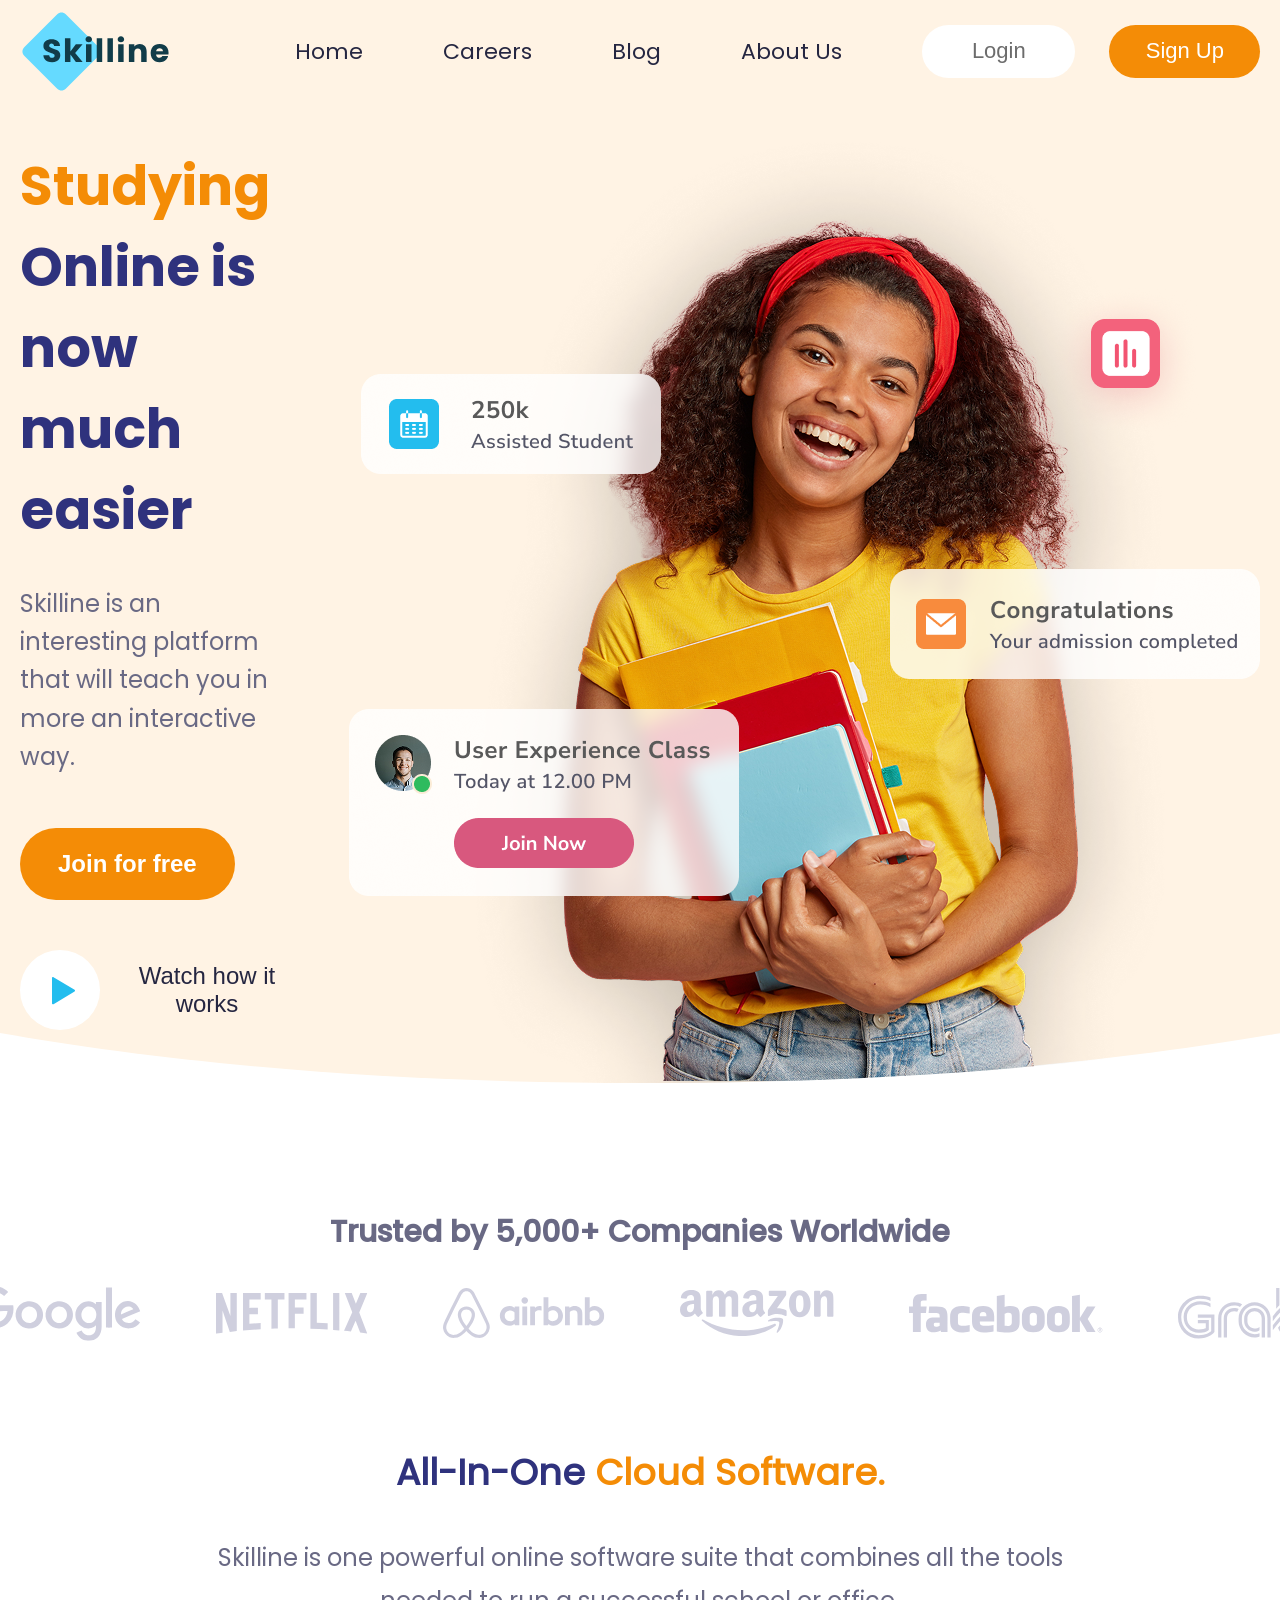
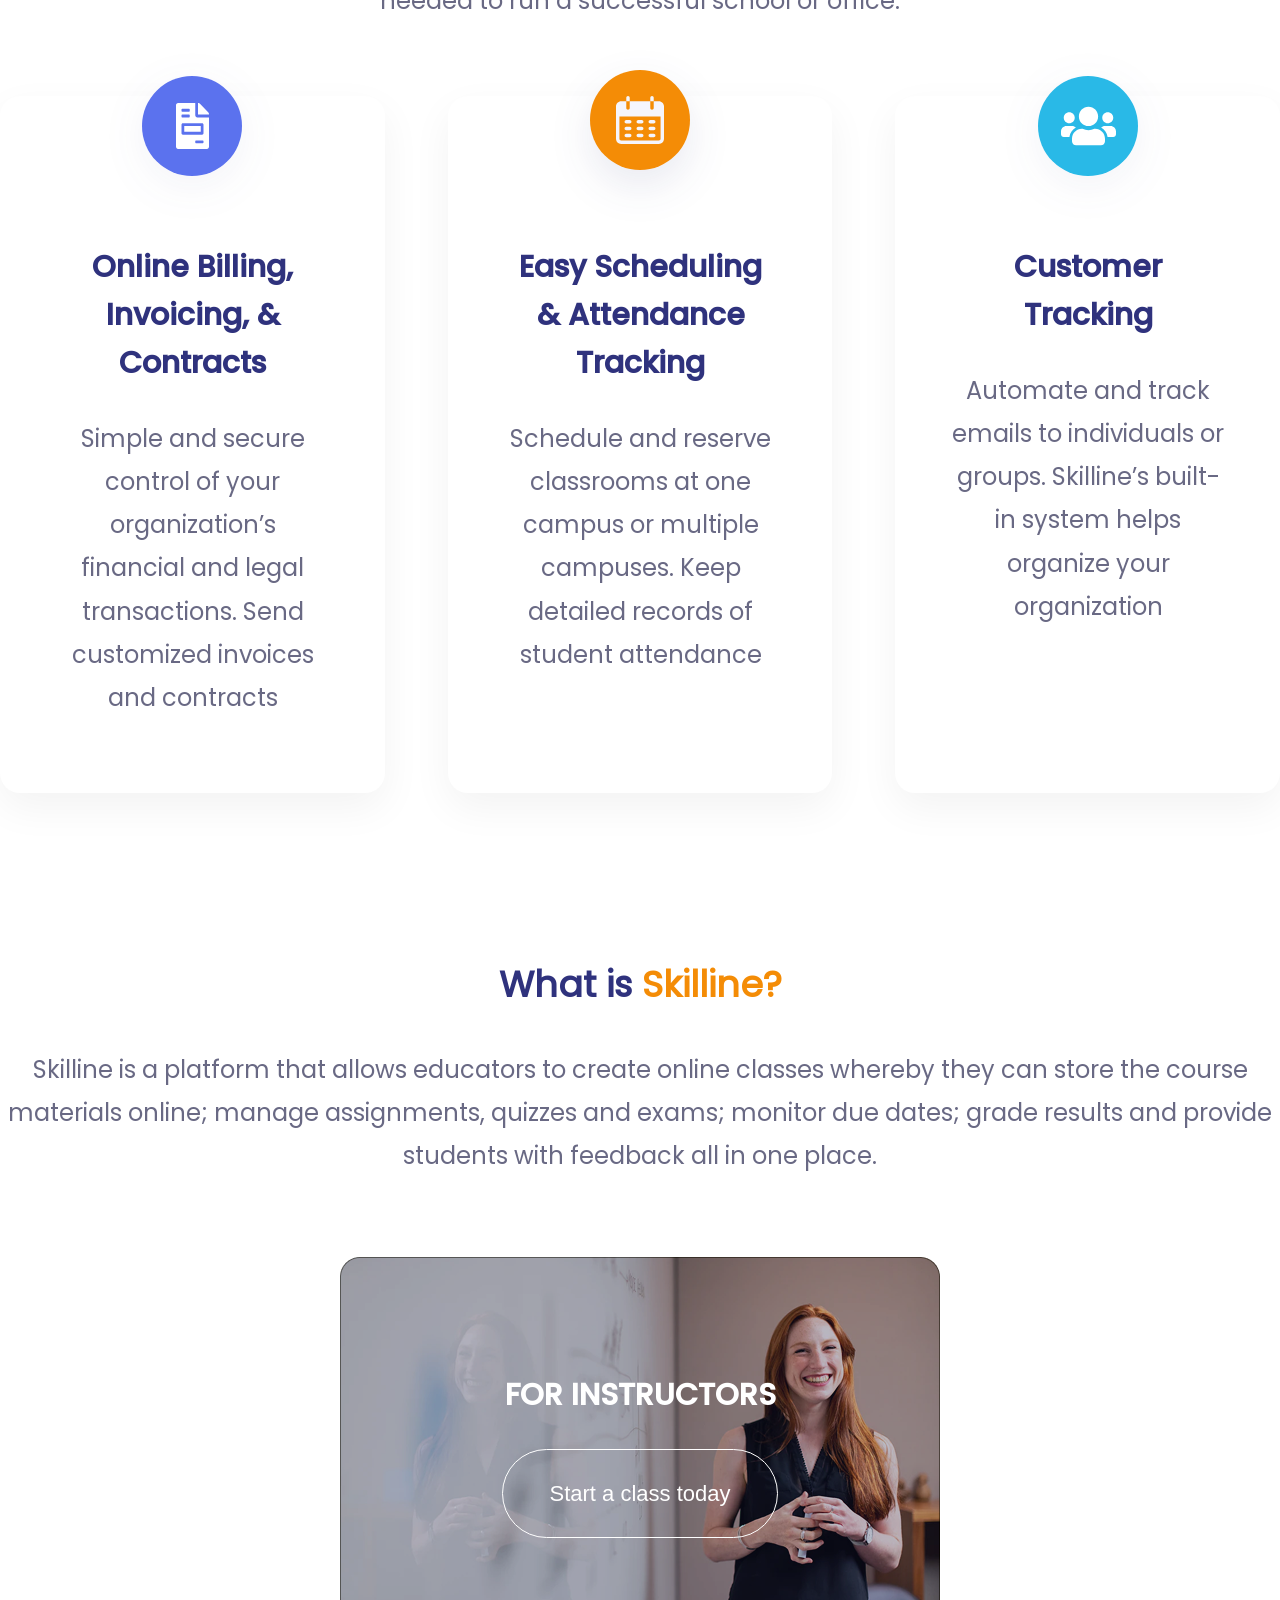
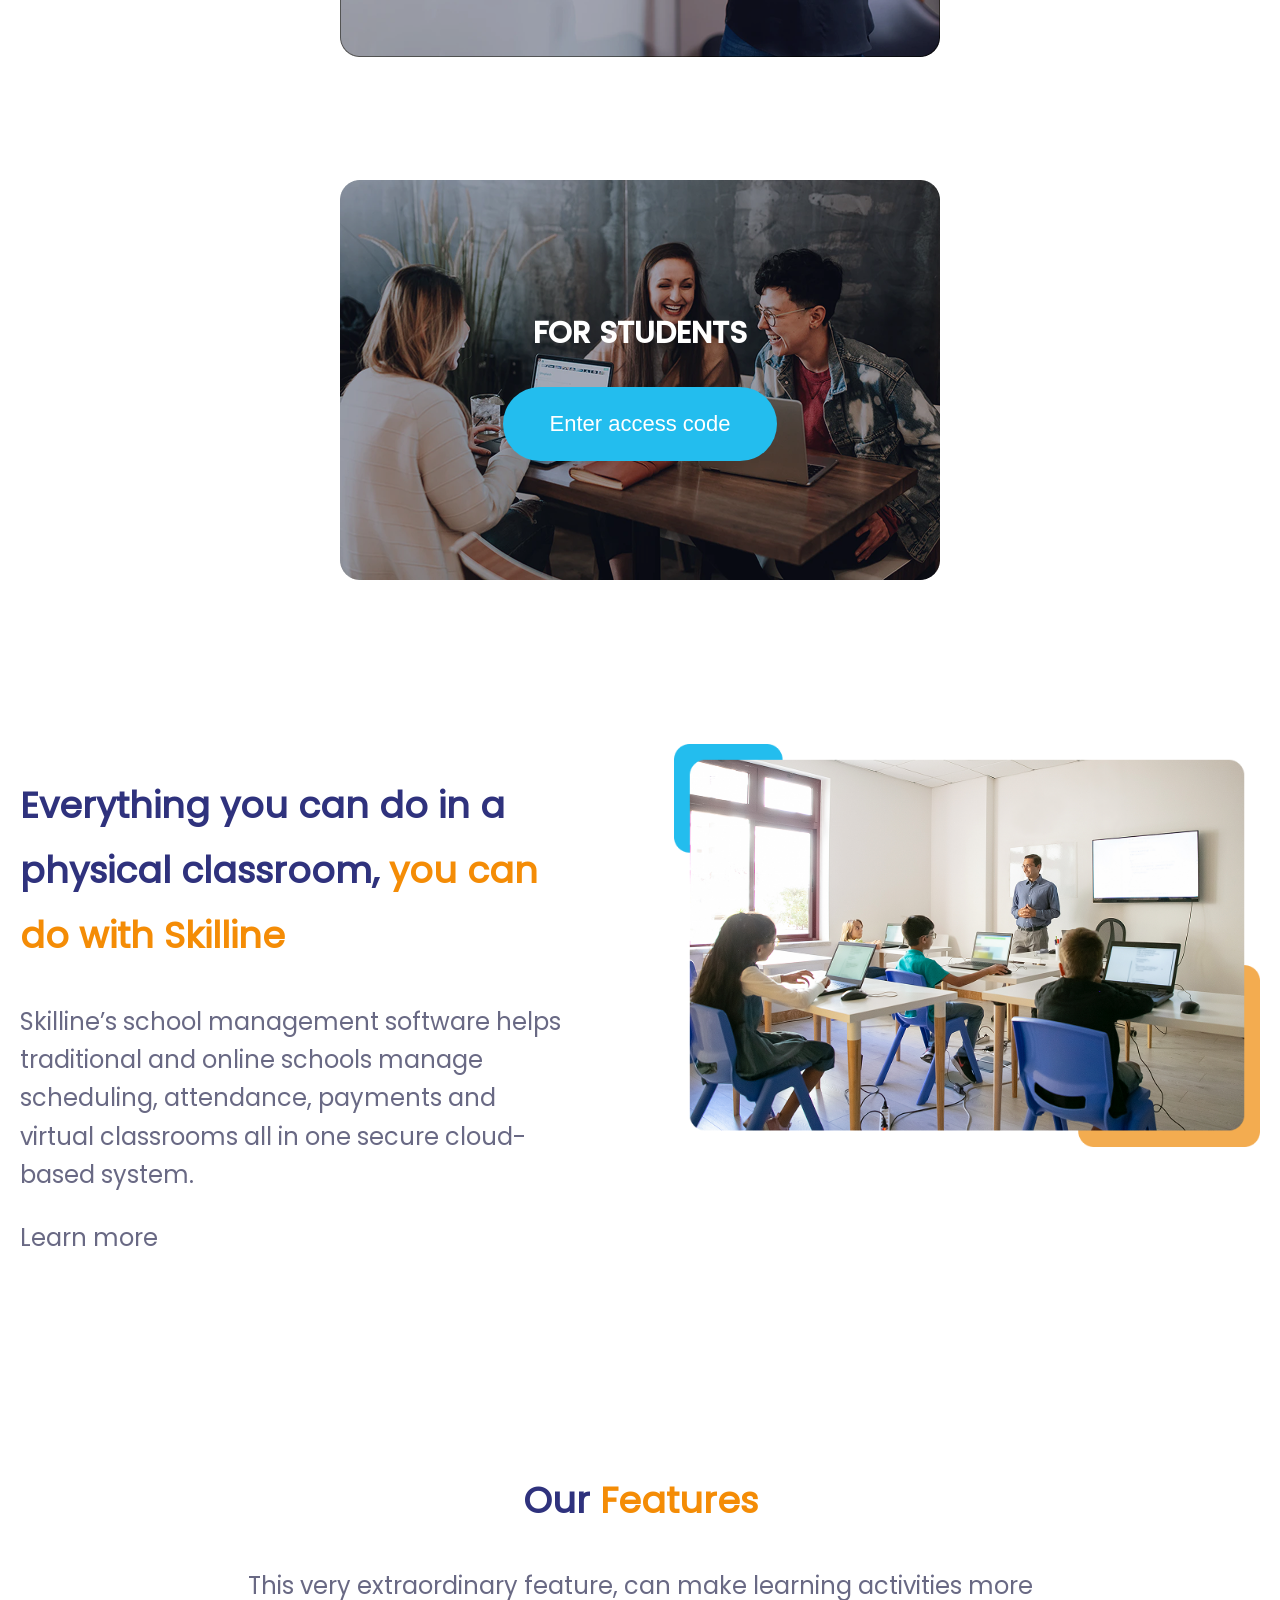
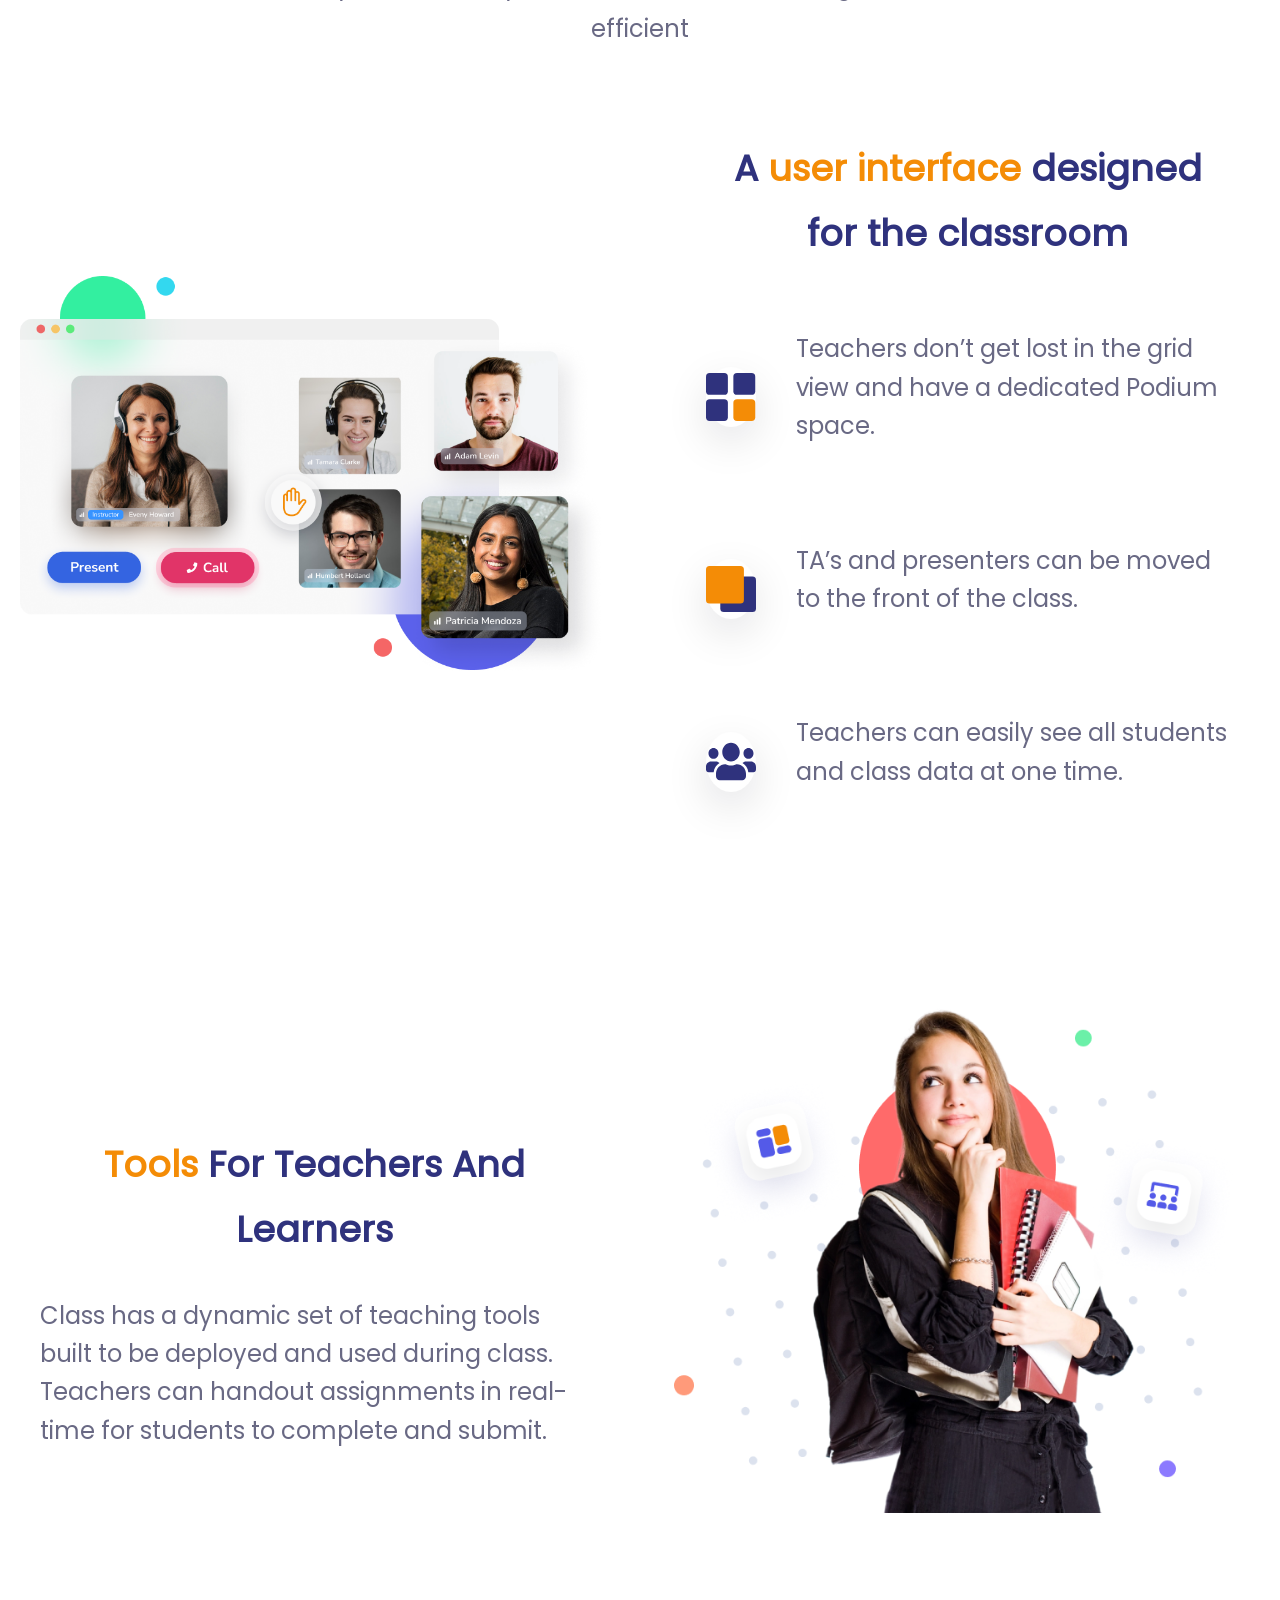
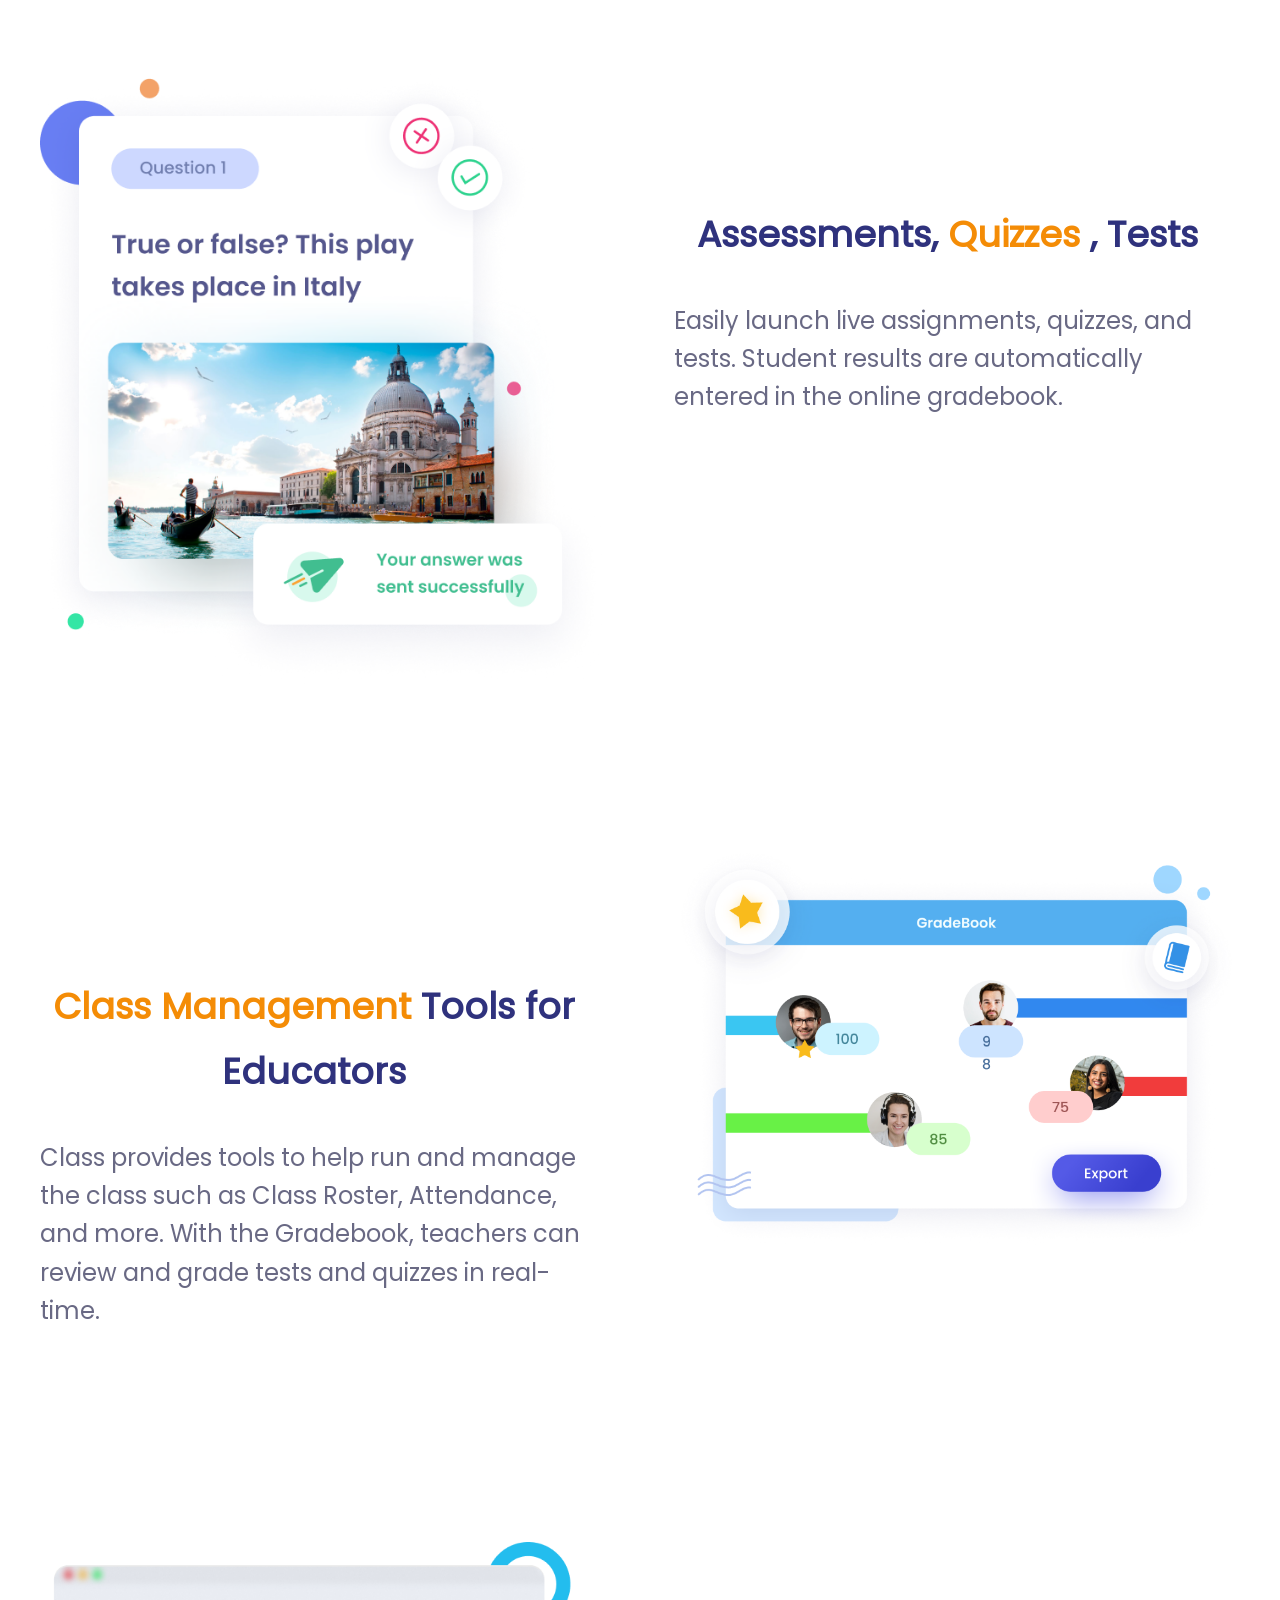
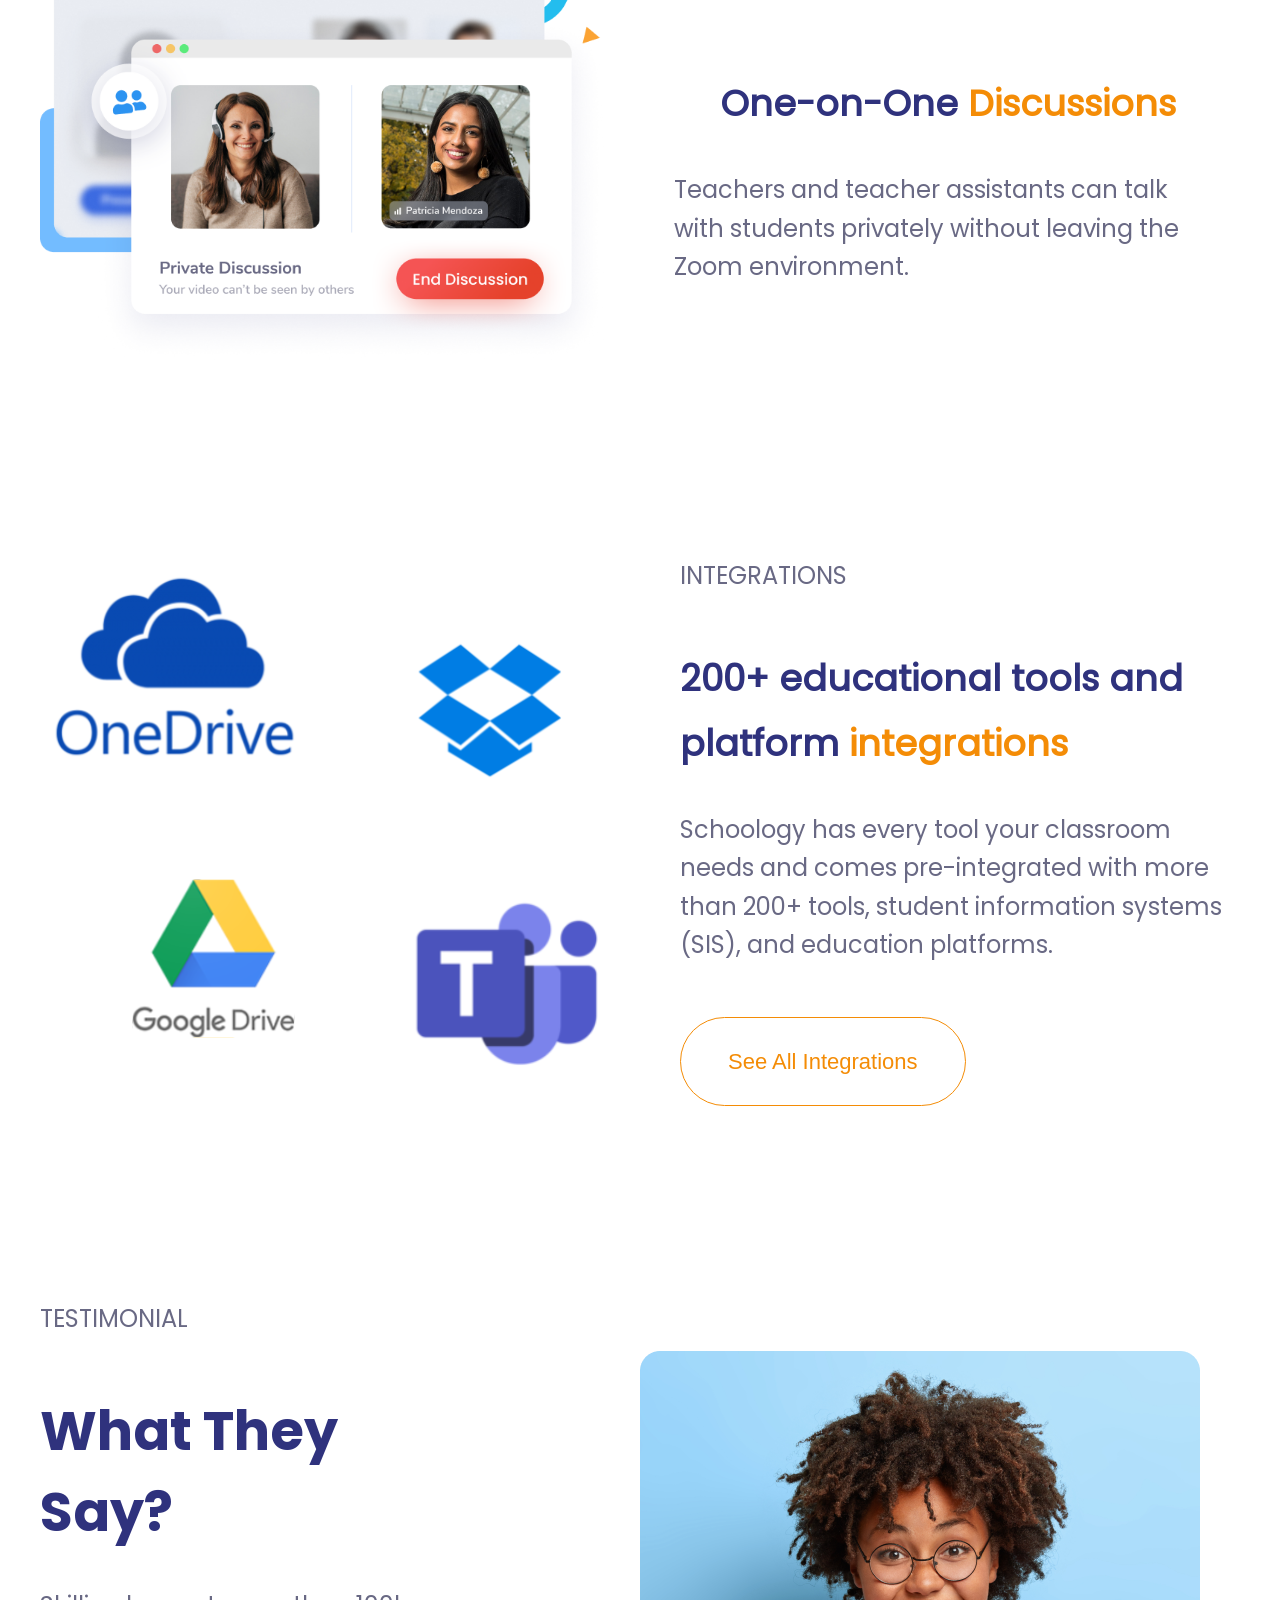
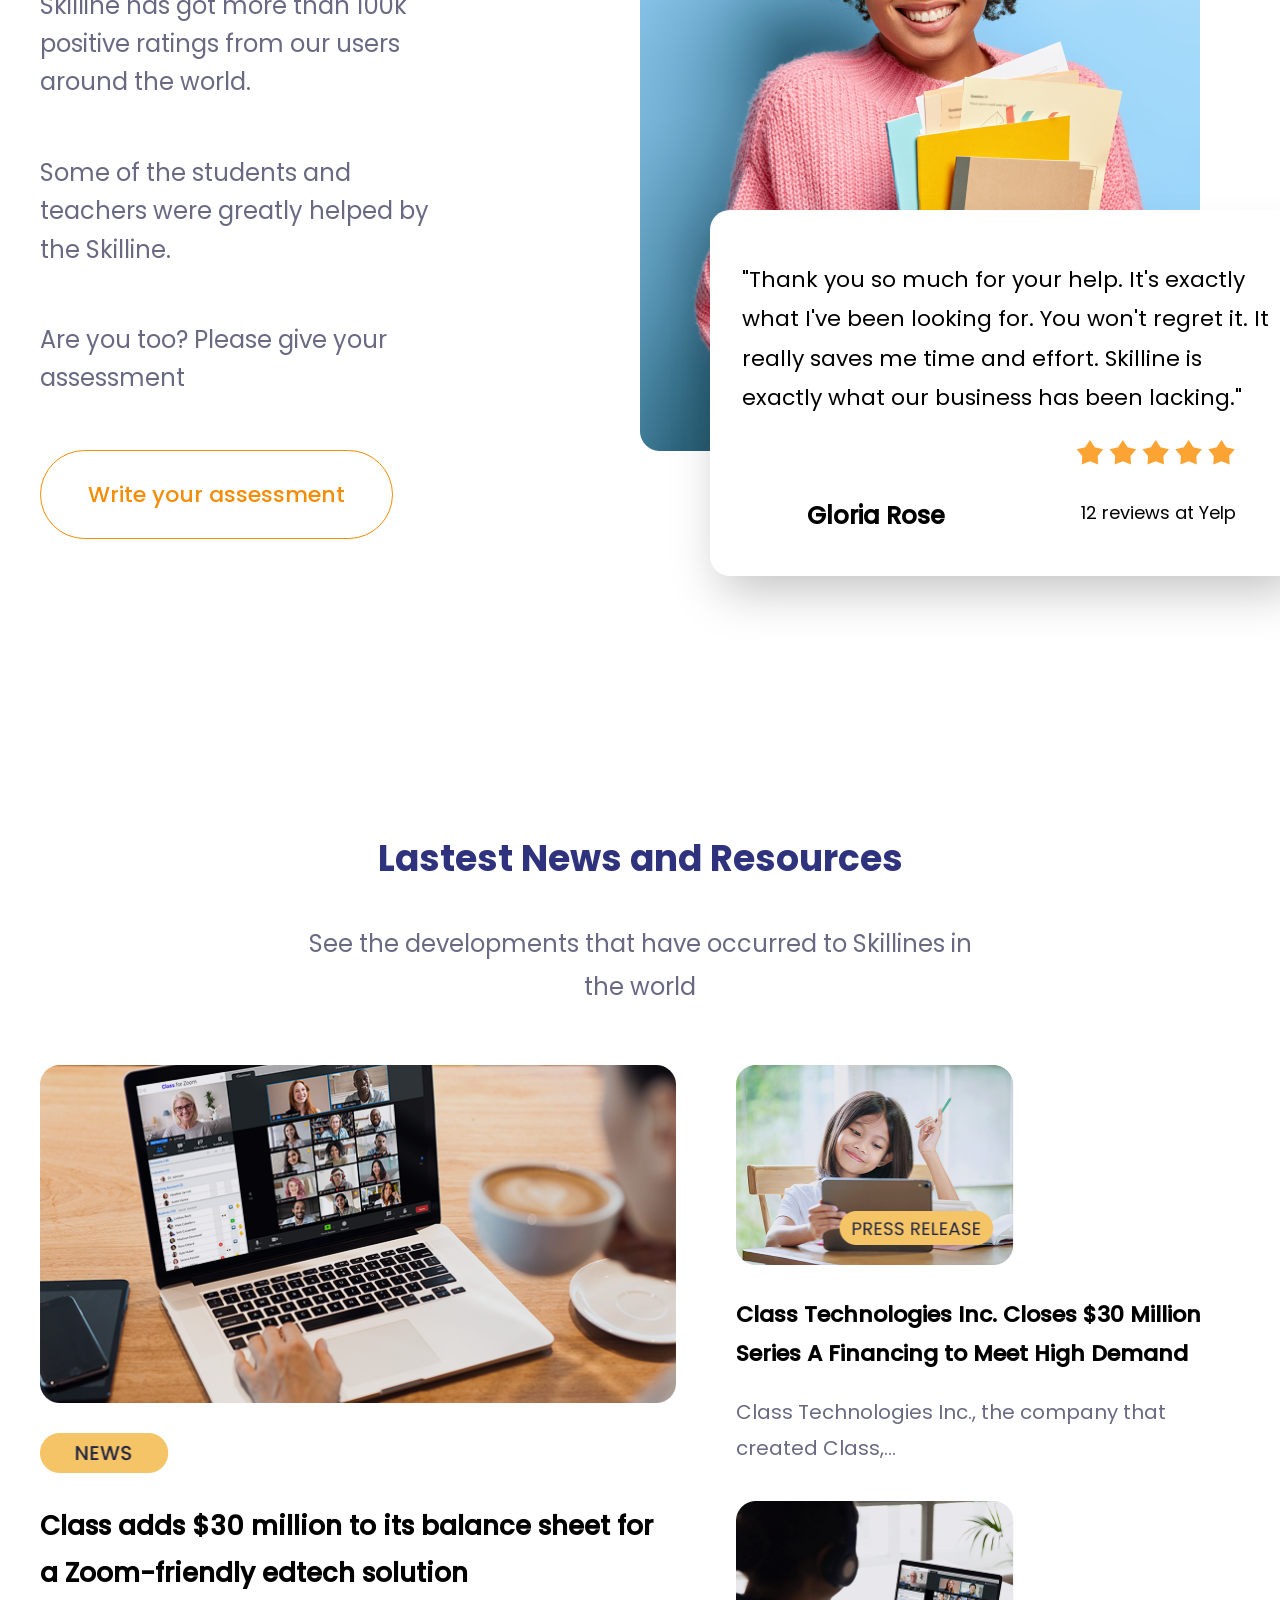
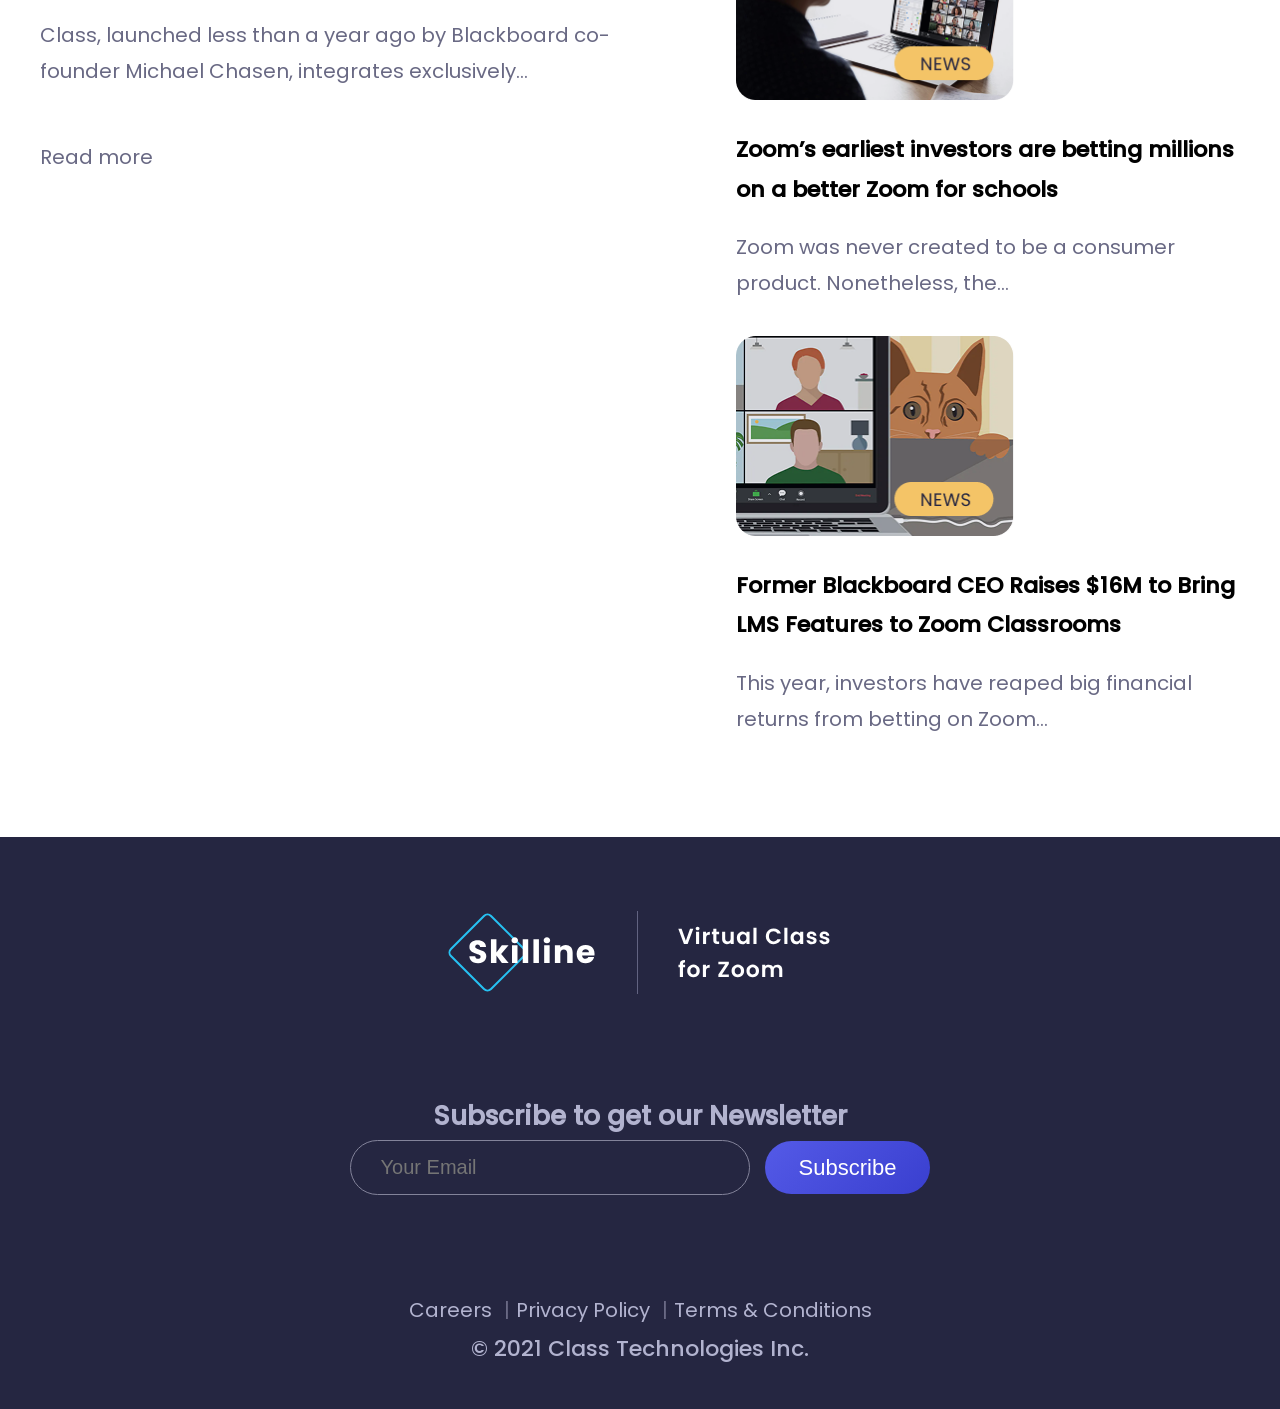
<file: index.html>
<!DOCTYPE html>
<html lang="en">
<head>
    <meta charset="UTF-8">
    <meta name="viewport" content="width=device-width, initial-scale=1.0">
    <title>Skilline</title>
    <link rel = "stylesheet" href = "styles/styles.css">
    <link rel = "stylesheet" href = "styles/fonts.css">
</head>

<body>
    <header  class="header_container">
        <div class="nav_container">
            <img src="images/skillineLOGO.svg" alt="Логотип" width="150" height="83">
            <nav class="menu-link">

                <ul class = "nav_list">
                    <li><a href = "#"> Home </a></li>
                    <li><a href = "#"> Careers </a></li>
                    <li><a href = "#"> Blog </a></li>
                    <li><a href = "#"> About Us </a></li>
                </ul>
            </nav>
            <div class="header_buttons">
                <button class = "button_white">Login</button>
                <button class = "button_orange">Sign Up</button>
            </div>
            <button class="burger_menu" id="burgerBtn">
                    <span></span>
                    <span></span>
                    <span></span>
                </button>
        </div>
        <div class="banner_container">
            <div class="banner_text_container">
                <h2 class = "main-text">
                    <span class="main-text_o">Studying </span>
                    <span class = "main-text_b">Online is 
                        now much easier </span>
                </h2>
                <p class = "hiro-text">Skilline is an 
                    interesting platform that will teach 
                    you in more an interactive way.</p>
                <div class="banner__buttons">
                    <button class = "button_orangeJoin"> Join for free</button>
                    <button class="button_play">
                        <img src="images/play-button.svg" alt="просмотр">
                        Watch how it works
                    </button>
                </div>
            </div>
            <img class="banner__image" src="images/header-pic.png" 
            alt="девочка с папками" >
        </div>
    </header>

    <main>
        <section class="sponsors_container">
            <div>
                <h2 class="hiro-text30px main-text_g">Trusted by 5,000+ Companies Worldwide</h2>
                <div class="sponsors_imgcontainer">
                    <img  src="images/google.svg" alt="google">
                    <img src="images/netflix.svg" alt="netflix">
                    <img src="images/airbnb.svg" alt="airbnb">
                    <img src="images/amazon.svg" alt="amazon">
                    <img src="images/facebook.svg" alt="facebook">
                    <img src="images/grab-logo.svg" alt="grab-logo">
                </div>
            </div>
        </section>

        <section class="facilities_container">
            <div class="facilities_text">
                <h2 class="tittle-text">
                    <span class = "main-text_b">All-In-One</span>
                    <span class="main-text_o">Cloud Software.</span>
                </h2>
                <p class="text-center">Skilline is one powerful online software
                     suite that combines all the tools needed to run a 
                     successful school or office.</p>
            </div>
            <div class="facilities_row">
                <div class="facilities_cards">
                    <img src="images/dok_blcircle.svg" alt="dok_blcircle" width="180" height="180">
                    <h2 class="main-text_b hiro-text30px">Online Billing, Invoicing, & Contracts</h2>
                    <p class="text-center">Simple and secure control of your 
                        organization’s financial and legal transactions. 
                        Send customized invoices and contracts</p>
                
                </div>
                <div class="facilities_cards">
                        <img src="images/cal_orange.svg" alt="call_people" width="180" height="180">
                        <h2 class="main-text_b hiro-text30px">Easy Scheduling & Attendance Tracking</h2>
                        <p class="text-center">Schedule and reserve classrooms 
                            at one campus or multiple campuses. Keep detailed records of student 
                            attendance</p>
                    
                </div> 
                <div class="facilities_cards">
                    <img src="images/people_blue.svg" alt="people_blue" width="180" height="180">
                    <h2 class="main-text_b hiro-text30px">Customer Tracking</h2>
                    <p class="text-center">Automate and track emails to individuals or 
                        groups. Skilline’s built-in system helps organize 
                        your organization </p>
                </div>
                    
            </div>
        </section>

        <section class="skilline_container">
            <div class="skilline_text">
                <h2 class="tittle-text">
                    <span class="main-text_b">What is </span>
                    <span class=" main-text_o">Skilline?</span>
                </h2>
                <p class="text-center">Skilline is a platform that allows educators to create online classes whereby they can store the course materials online; manage assignments, quizzes and exams; monitor due dates; grade results and provide students with feedback all in one place.</p>
            </div>
            <div class="skilline-cards">
                <div class="skilline-card">            
                    <img src="images/for_instructors.png" alt="for_instructors">
                    <div class="card-content">
                        <h2 class="hiro-text30px main-text_white">FOR INSTRUCTORS</h2>
                        <button class="button_ramka">Start a class today</button>
                    </div>
                </div>
                <div class="skilline-card">
                    <img src="images/for_students.png" alt="for_students">
                    <div class="card-content">
                        <h2 class="hiro-text30px main-text_white">FOR STUDENTS</h2>
                        <button class="button_blue">Enter access code</button>
                    </div>
                </div>
            </div>
        </section>
        <section class="classroom-conteiner">
            <div class="classroom-text1">
                <h2 class="tittle-text_left">
                    <span class="main-text_b">Everything you can do in a physical classroom, </span>
                    <span class="main-text_o">you can do with Skilline</span>
                </h2>
                <div class="hiro-text">
                    <p >Skilline’s school management software helps traditional and online schools manage scheduling, attendance, payments and virtual classrooms all in one secure cloud-based system.</p>
                    <a class="news_tag" href="#">Learn more</a>
                </div>
            </div>
            <img class="classroom-img" src="images/You_Can_Do_With_Skilline.png" alt="You can">
        </section>

        <section>
            <div class="features_text">
                <h2 class="tittle-text">
                    <span class="main-text_b">Our </span>
                    <span class="main-text_o">Features</span>
                </h2>
                <p class="text-center">This very extraordinary feature, can make learning activities more efficient</p>
            </div>
            <div class="features_card">
                <img class="classroom-img" src="images/call_people.png" alt="call_people">
                <div class="features_side_right">
                    <h2 class="tittle-text">
                        <span class="main-text_b">A </span>
                        <span class="main-text_o">user interface </span>
                        <span class="main-text_b">designed for the classroom</span>
                    </h2>
                    <div class="features_list">
                        <div class="features_list_items">
                            <div class="features_icon">
                                <img src="images/square.svg" alt="square" class="features_card_img">
                            </div>
                             <p class="hiro-text">Teachers don’t get lost in the grid view and have a dedicated Podium space.</p>
                        </div>
                        <div class="features_list_items">
                            <div class="features_icon">
                                <img src="images/2square.svg" alt="square" class="features_card_img">
                            </div>
                            <p class="hiro-text">TA’s and presenters can be moved to the front of the class.</p>
                        </div>
                        <div class="features_list_items">
                            <div class="features_icon">
                                <img src="images/users.svg" alt="users" class="features_card_img">
                            </div>
                            <p class="hiro-text" >Teachers can easily see all students and class data at one time.</p>
                        </div>
                    </div>
                </div>
            </div>
        </section>

        <section class="classroom-section">
            <div class="classroom-conteiner">
                <div class="classroom-text">
                    <h2 class="tittle-text" >
                        <span class="main-text_o">Tools </span>
                        <span class="main-text_b">For Teachers And Learners</span>
                    </h2>
                    <p class="hiro-text">Class has a dynamic set of teaching tools built to be deployed and used during class. Teachers can handout assignments in real-time for students to complete and submit.</p>
                </div>
                <img class="classroom-img" src="images/girl_wh_book.png" alt="girl_wh_book">
            </div>
        </section>

        <section class = "classroom-section">
            <div class="classroom-conteiner">
                <img class="classroom-img" src="images/qwizz.png" alt="qwizz">
                <div class="classroom-text">
                    <h1 class="tittle-text">
                        <span class="main-text_b">Assessments, </span>
                        <span class="main-text_o">Quizzes</span>
                        <span class="main-text_b">, Tests</span></h1>
                    <h2 class="hiro-text " >Easily launch live assignments, quizzes, and tests. Student results are automatically entered in the online gradebook.</h2>
                </div>
            </div>

        </section>

        <section class = "classroom-section">
            <div class="classroom-conteiner">
            <div class="classroom-text">
                <h2 class="tittle-text">
                    <span class="main-text_o">Class Management </span>
                    <span class="main-text_b">Tools for Educators</span>
                </h2>
                <h2 class="hiro-text" >Class provides tools to help run and manage the class such as Class Roster, Attendance, and more. With the Gradebook, teachers can review and grade tests and quizzes in real-time.</h2>
            </div>
            <img class="classroom-img" src="images/raiting.png" alt="raiting">
        </section>

        <section class = "classroom-section">
            <div class="classroom-conteiner">
                <img class="classroom-img" src="images/1-on-1.png" alt="1-on-1">
                <div class="classroom-text">
                    <h2 class="tittle-text">
                        <span class="main-text_b">One-on-One </span>
                        <span class="main-text_o">Discussions</span>
                    </h2 >
                    <h2 class="hiro-text " st>Teachers and teacher assistants can talk with students privately without leaving the Zoom environment.</h2>
                </div>
            </div>
        </section>


        <section class="integrations-conteiner">
            <img class="integrations-img" src="images/oneDrive_box_gDrive_T.svg" alt="OneDrive_googledrive">
            <div class="integrations-text">
                <h2 class="hiro-text">INTEGRATIONS</h2>
                <h2 class="tittle-text_left">
                    <span class="main-text_b">200+ educational tools and platform </span>
                    <span class="main-text_o">integrations</span>
                </h2>
                <p class="hiro-text">Schoology has every tool your classroom needs and comes pre-integrated with more than 200+ tools, student information systems (SIS), and education platforms.</p>
                <button class="button_ramka_o">See All Integrations</button>
            </div>  
        </section>

        <section class="testimonial_container">
            <div class="testimonial_article">
                    <h2 class="hiro-text">TESTIMONIAL</h2>
                    <h3 class="main-text main-text_b">What They Say?</h3>
                    <p class="hiro-text">Skilline has got more than 100k positive ratings from our users around the world.</p>
                    <p class="hiro-text">Some of the students and teachers were greatly helped by the Skilline.</p>
                    <p class="hiro-text">Are you too? Please give your assessment</p>
                    <button class="button_ramka_o tittle_text22px">Write your assessment</button>
                </div>
                <div class="testimonial_card">
                    <img src="images/what_they_say.png" alt="Gloria Rose">
                    
                    <div class="quote_block">
                        <p class="review_text">"Thank you so much for your help. It's exactly what I've been looking for. You won't regret it. It really saves me time and effort. Skilline is exactly what our business has been lacking."</p>
                        <div class="wer">
                            <h4 class="review_name_text">Gloria Rose</h4>
                            <div class="review_autor_text">
                                <img src="images/5stars.svg" alt="stars">
                                <p class="review_comment_text">12 reviews at Yelp</p>
                            </div>
                        </div>
                    </div>
                </div>
            </div>
        </section>

        <section class="news_section">
            <div class="news_tittle">
                <h2 class="tittle_text_36px main-text_b">Lastest News and Resources</h2>
                <p class="text-center">See the developments that have occurred to Skillines in the world</p>
            </div>
            <div class="news_container">
                <div class="news_main">
                    <img class="news_img1" src="images/news.png" alt="news">
                    <img src="images/yellownews.png" alt="news" width="129" height="40">
                    <div>
                        <h3 class="tittle_text26px">Class adds $30 million to its balance sheet for a Zoom-friendly edtech solution</h3>
                        <p class="main_text20px">Class, launched less than a year ago by Blackboard co-founder Michael Chasen, integrates exclusively...</p>
                    </div>
                    <a class="news_tag main_text20px" href = "#">Read more</a>
                </div>
                <div class="news_sidebar">
                    <div class="news_card">
                        <img class="news_img2" src="images/ipadkid.png" alt="ipadkid">
                        <div class="news_card_text">
                            <h4 class="tittle_text22px">Class Technologies Inc. Closes $30 Million Series A Financing to Meet High Demand</h4>
                            <p class="main_text20px">Class Technologies Inc., the company that created Class,...</p>
                        </div>
                    </div>
                    <div class="news_card">
                        <img class="news_img2" src="images/notebookmen.png" alt="notebookmen">
                        <div class="news_card_text">
                            <h4 class="tittle_text22px">Zoom’s earliest investors are betting millions on a better Zoom for schools</h4>
                            <p class="main_text20px">Zoom was never created to be a consumer product. Nonetheless, the...</p>
                        </div>
                    </div>
                    <div class="news_card">
                        <img class="news_img2" src="images/cat.png" alt="cat">
                        <div class="news_card_text">
                            <h4 class="tittle_text22px">Former Blackboard CEO Raises $16M to Bring LMS Features to Zoom Classrooms</h4>
                            <p class="main_text20px">This year, investors have reaped big financial returns from betting on Zoom...</p>
                        </div>
                    </div>
                </div>
                
                
            </div>
        </section>
    </main>

<footer class="footer">
    <div class="footer-container">
        <div>
            <img src="images/skiline_logo.svg" alt="skiline_logo">
        </div>
        <form action="#" class="form_email">
            <h3 class="tittle_text26px main-text_w">Subscribe to get our Newsletter</h3>
            <div class="form-row">
                <input type="email" name="email" placeholder="Your Email" class="email_input" required>
                <button class="button-subscribe">Subscribe</button>
            </div>
        </form>

        <div>
            <div class="footer-link">
                <div class="tittle_text22px">
                    <a href="#">Careers</a>
                    <a href="#">Privacy Policy</a>
                    <a href="#">Terms & Conditions</a>
                </div>
            </div>
            <span class="tittle_text22px main-text_w">© 2021 Class Technologies Inc. </span>
        </div> 
    </div>

        
</footer>
<div class="modal modal-login">
    <div class="modal-content">
        <span class="close-btn">&times;</span>
        <h2 class="modal-title">Login to an existing account</h2>
        <form>
            <input type="email" class="modal-input" placeholder="Email" required>
            <input type="password" class="modal-input" placeholder="Password" required>
            <button type="submit" class="modal-submit-btn">Login</button>
        </form>
    </div>
</div>

<div class="modal modal-registr">
    <div class="modal-content">
        <span class="close-btn">&times;</span>
        <h2 class="modal-title">Sign Up</h2>
        <form>
            <input type="text" class="modal-input" placeholder="First Name" required>
            <input type="text" class="modal-input" placeholder="Last Name" required>
            <input type="email" class="modal-input" placeholder="Email" required>
            <input type="password" class="modal-input" placeholder="Password" required>
            <button type="submit" class="modal-submit-btn">Create an account</button>
        </form>
    </div>
</div>
<script src="scripts/script.js"></script>

</body>
</html>
</file>
<file: styles/styles.css>
*{
    box-sizing: border-box;
}

body {
    margin: 0;
}

ul{
    list-style-type: none;
}


.header_container {
    display: flex;
    flex-direction: column;
    width: 100%;
    max-height: 1118px;
    height: auto;
    background-image: url("../images/banner-mask.svg");
    background-repeat: no-repeat;
    background-size: cover, cover;
    background-position: center bottom, right bottom;
    margin: 0;
    padding: 0 20px;
}

.nav_container{
    margin: 10px auto 0;
    display: flex;
    justify-content: space-between;
    max-width: 1547px;
    width: 100%;
    align-items: center;
}

.nav_list{
    list-style: none;
    display: flex;
    gap: 80px;
    padding: 0;
}

.nav_list a{
    text-decoration: none;
    color: #252641;
}

.nav_list a:hover{
    text-decoration: underline;
    color: #2F327D;
}

.header_buttons {
    display: flex;
    gap: 34px;
}

.menu-link{
    display: flex;
    justify-content: space-between;
    font-family: "Poppins", Arial, sans-serif;
    font-size: 22px;
    line-height: 33px;
    color: #252641;
    margin-left: auto;
    margin-right: 80px;
}

.button_white{
    background-color: #FFFFFF;

    padding: 13px 49px 14px 50px;
    border: 0;
    border-radius: 80px;

    font-size: 22px;
    font-weight: 500;
    color: #6C6C6C;
    cursor: pointer;
}
.button_white:hover {
    filter: brightness(0.85); 
}

.button_orange{
    background-color: #F48C06;

    padding: 13px 36px 14px 37px;
    border: 0;
    border-radius: 80px;

    font-size: 22px;
    font-weight: 500;
    color: #FFFFFF;
    cursor: pointer;
}
.button_orange:hover {
    filter: brightness(0.85); 
}

.banner_container{
    max-width: 1547px;
    width: 100%;
    max-height: 1118px;
    margin: 0 auto;

    /*background-color: #FFF2E1;*/
    mask-image:url("../images/banner-mask.svg");
    mask-position: center bottom;
    mask-repeat: no-repeat; 
    display: flex;
    align-items: center;
    justify-content: space-between;
    gap: 60px;
}

.banner__image{
    max-width: 911px;
    width: 100%;
    max-height: 892px;
    max-height: 100%;

    flex-shrink: 0;
    object-fit: cover;
}

.banner_text_container {
    align-items: center;
}

.main-text{
    margin: 0;
    font-family: "Poppins_Bold", Arial, sans-serif;
    font-size: 54px;
    line-height: 81px;
}

.main-text_o{
    color: #F48C06;
}

.main-text_b{
    color: #2F327D;
}

.main-text_darkb{
    color: #252641;
}

.main-text_w{
    color:#B2B3CF;
}
.main-text_g{
    color: #696984;
}
.main-text_white{
    color: #FFFFFF;
}

.hiro-text{
    font-family: "Poppins", Arial, sans-serif;
    font-size: 24px;
    line-height: 160%;
    color: #696984;
    font-weight: 400;
    text-align: left;
    margin-top: 34px;
    margin-bottom: 52px;
    
}
.banner__buttons {
    display: flex;
    gap: 50px;
    align-items: center;
    margin-top: 20px;
    flex-wrap: wrap;
}

.button_orangeJoin{
    background-color: #F48C06;

    padding: 22px 38px;
    border: 0;
    border-radius: 80px;

    font-size: 24px;
    font-weight: 600;
    color: #FFFFFF;
}    
.button_orangeJoin:hover {
    filter: brightness(0.85);
    
}
.button_play{
    background: none;
    cursor: pointer;

    border: 0;
    padding: 0;
    display: inline-flex;
    align-items: center;

    font-size: 24px;
    font-weight: 400;
    color: #252641;
    gap: 25px;
}
.button_play:hover {
    filter: brightness(0.85); 
    text-decoration: underline;
    color: #2F327D;
}
.button_play img{
    max-width: 80px;

    max-height: 80px;
    display: block;
}

.sponsors_container{
    margin: 100px auto;
    width: 100%;
    max-width: 1547px;
    display: flex;
    align-items: center;
    justify-content: center;
    padding: 0 20px;
    
}
.hiro-text30px{
    font-family: "Poppins_Medium", Arial, sans-serif;
    font-size: 30px;
    line-height: 160%;
    text-align: center;
    margin-bottom: 30px;
}
.sponsors_imgcontainer{
    display: flex;
    gap: 75px;
    align-items: center;
    justify-content: center;
    max-height: 145px;
    width: 100%;
}

.facilities_container{
    margin: 0 auto 160px auto;
    max-width: 1547px;
    width: 100%;
    min-height: 761px;
    height: 100%;
    text-align: center ;
    
}
.facilities_text{
    max-width: 880px;
    width: 100%;
    margin: 0 auto;
}
.text-center{
    font-family: "Poppins", Arial, sans-serif;
    font-size: 24px;
    line-height: 180%;
    color: #696984;
    font-weight: 400;
    text-align: center;
}
.tittle-text{
    font-family: "Poppins", Arial, sans-serif;
    font-size: 36px;
    line-height: 180%;
    font-weight: 700;
    text-align: center;
}
.facilities_cards {
    flex: 1;
    text-align: center;
    background-color: #FFFFFF;
    border-radius: 20px;
    padding: 122px 55px 50px 56px; 
    box-shadow: 0 15px 40px rgba(0, 4, 4, 0.05);
    position: relative;
    margin-top: 50px; 
}

.facilities_cards img {
    position: absolute;
    top: -50px;    
    left: 50%;
    transform: translateX(-50%);
}
.facilities_row{
    width: 100%;
    display: flex;
    justify-content: center;
    gap: 63px;
    border-radius: 20px;
}

.button_ramka{
    background: transparent;

    padding: 24px 47px;
    border: 1px solid #FFFFFF;
    border-radius: 80px;
    line-height: 180%;

    font-size: 22px;
    font-weight: 500;
    color: #FFFFFF;
    cursor: pointer;
}
.button_ramka:hover{
    transform: scale(1.1);
}

.button_ramka_o{
    background: transparent;

    padding: 24px 47px;
    border: 1px solid #F48C06;
    border-radius: 80px;
    line-height: 180%;

    font-size: 22px;
    font-weight: 500;
    color: #F48C06;
    cursor: pointer;
}
.button_ramka_o:hover{
    transform: scale(1.1);
}
.button_blue{
    background-color: #23BDEE;

    padding: 24px 47px;
    border: 0;
    border-radius: 80px;

    font-size: 22px;
    font-weight: 500;
    color: #FFFFFF;
    cursor: pointer;
}
.button_blue:hover{
    transform: scale(1.1);
}
.skilline_container{
    margin: 0 auto 160px auto;
    max-width: 1547px;
    width: 100%;
    min-height: 708px;
    text-align: center ;
    
}
.skilline_text{
    max-width: 1310px;
    width: 100%;
    margin: 0 auto;
}
.skilline-cards{
    display: flex;
    justify-content: center;
    flex-wrap: wrap;
    margin-top: 80px;
    gap: 119px;
    position: relative;
}
.skilline-card{
    position: relative;
}
.card-content{
    position: absolute;
    text-align: center;
    bottom: 0;
    left: 0;
    right: 0;
    padding:  132px 154px 123px;
    z-index: 2;
}
.classroom-section {
    margin: 160px auto 0;
    max-width: 1547px;
    width: 100%;
    padding: 0 20px;
    box-sizing: border-box;
}
.classroom-conteiner{
    display: grid; 
    grid-template-columns: 1fr 1fr;
    gap: 67px;
    margin: 160px auto;
    max-width: 1547px;
    width: 100%;
    box-sizing: border-box;
    padding: 0 20px          ;
    
}
.classroom-img{
    max-width: 705px;
    width: 100%;
    height: auto;
    justify-self: end;
}
.classroom-text{
    max-width: 548px;
    width: 100%;
    justify-self: start;
    padding-top: 100px;
    text-align: left;
}
.classroom-text1{
    max-width: 548px;
    width: 100%;
    justify-self: start;
    padding-bottom: 0;
    text-align: left;
}
.tittle-text_left{
    font-family: "Poppins", Arial, sans-serif;
    font-size: 36px;
    line-height: 180%;
    text-align: left;
}
.features_container{
    margin: 0 auto 160px auto;
    max-width: 1547px;
    width: 100%;
    padding: 0 20px;
    box-sizing: border-box;
}
.features_text{
    max-width: 857px;
    width: 100%;
    margin: 0 auto 57px;
}
.features_card{
    max-width: 1547px;
    width: 100%;
    display: grid;
    grid-template-columns: 1fr 1fr;
    gap: 70px;
    margin: 0 auto;
    padding: 0 20px;
    align-items: center;
}
.features_card_img {
    width: 100%;
    height: auto;
    max-width: 700px;
    justify-content: center;
}
.features_side_left{
    width: 100%;
    height: auto;
}
.features_side_right{
    max-width: 523px;
    width: 100%;
    justify-self: center;
}
.features_list{
    list-style: none;
    padding: 0;
    margin: 0;
    display: flex;
    flex-direction: column;
    gap: 10px;
    width: 100%;
}
.features_list_items{
    display: flex;
    align-items: center;
    gap: 40px;
    max-width: 525px;
    width: 100%;
    margin: 0 auto;
}
.features_icon{
    min-width: 60px;
    min-height: 60px;
    min-width: 50px;
    background-color: #ffffff;
    border-radius: 50%;
    display: flex;
    align-items: center;
    justify-content: center;
    box-shadow: 0px 15px 44px 0px rgba(13, 15, 28, 0.12);
}


.integrations-conteiner{
    display: grid; 
    grid-template-columns: 1fr 1fr;
    gap: 80px;
    margin: 160px auto;
    max-width: 1547px;
    width: 100%;
    padding: 0 40px;

    align-items: center;
    min-height: 459px;
    box-sizing: border-box;
}
.integrations-text{
    max-width: 730px;
    width: 100%;
    margin: 0;
}
.integrations-img{
    width: 100%;
    max-width: 530px; 
    justify-self: center;

    width: 100%;
    height: auto;
    max-width: 700px;
    justify-content: center;
}

.testimonial_container{
    margin: 160px auto;
    display: grid;
    grid-template-columns: 1fr 1.5fr;
    max-width: 1547px;
    width: 100%;
    padding: 0 40px;
    align-items: center;
    box-sizing: border-box;
    gap: 200px;

    align-items: center;
}
.testimonial_article{
    width: 100%;
    max-width: 610px;
}
.testimonial_card{
    max-width: 762px;
    width: 100%;
    position: relative;
}
.quote_block {
    position: absolute;
    bottom: -121px;
    left: 70px;
    right: -192px;
    background: #FFFFFF;
    border-radius: 20px;
    padding: 28px 32px;
    box-shadow: 0 25px 50px -12px rgba(0, 0, 0, 0.25);
    max-width: 693px;
    width: 100%;
}
.review_text{
    font-family: "Poppins", Arial, sans-serif;
    font-size: 22px;
    line-height: 180%;
    text-align: left;
}
.review_name_text{
    font-family: "Poppins_Medium", Arial, sans-serif;
    font-size: 24px;
    line-height: 180%;
    text-align: left;
    margin: 43px auto 0 auto;
}
.review_comment_text{
    font-family: "Poppins", Arial, sans-serif;
    font-size: 18px;
    line-height: 180%;
    text-align: right;
}
.review_autor_text{
    display: flex;
    flex-direction: column;
    justify-content: space-between; 
    margin: 0 42px auto auto;
    gap: 12px;
    max-width: 160px;
    width: 100%;
}
.wer{
    display: flex;
    justify-content: space-between;
    align-items: center;
    margin-top: 20px;
}

.news_section{
    margin: 288px auto 100px;  
    max-width: 1547px;
    width: 100%;
    padding: 0 40px;
    box-sizing: border-box;
}
.news_tittle{
    text-align: center;
    max-width: 700px;
    width: 100%;
    margin: 0 auto 57px auto;
}
.news_container {
    display: flex;
    gap: 60px;
    max-width: 1546px;
    width: 100%;
    margin: 0 auto;
    text-align: left;
    align-items: flex-start;
}
.news_main {
    display: flex;
    justify-content: left;
    flex-direction: column;
    max-width: 636px;
    width: 100%;
    gap: 30px; 

}
.news_sidebar {
    flex: 1;
    display: flex;
    flex-direction: column;
    gap: 35px;
    margin: 0 auto;
}
.news_img1{
    max-width: 636px;
    width: 100%;
    height: auto;
    max-height: 340px;
    flex-shrink: 0;
    object-fit: cover;
}
.news_img2{
    max-width: 278px;
    width: 100%;
    max-height: 200px;
    height: auto;
    flex-shrink: 0;
    object-fit: cover;
}
.news_card {
    display: flex;
    gap: 30px;
    width: 100%;
    flex-wrap: wrap;
    
}
.news_card_text{
    max-width: 911px;
    width: 100%;
}
.news_tag {
    display: inline-block;
    color: #696984;
    text-decoration: none;
    margin-top: auto;
}
.news_tag:hover{
    list-style: none;
    text-decoration: underline;
    color: #F48C06;
}
.tittle_text_36px{
    font-family: "Poppins_Bold", Arial, sans-serif;
    font-size: 36px;
    line-height: 180%;
    text-align: center;

}
.tittle_text26px{
    font-family: "Poppins_Medium", Arial, sans-serif;
    font-size: 26px;
    line-height: 180%;
    margin: 0 auto;
}
.tittle_text22px{
    font-family: "Poppins_Medium", Arial, sans-serif;
    font-size: 22px;
    line-height: 180%;
    text-align: left;
    margin: 0 auto;
}
.main_text20px{
    font-family: "Poppins", Arial, sans-serif;
    font-size: 20px;
    line-height: 180%;
    color: #696984;
    text-align: left;
    margin-top: 20px;
    margin-bottom: 0;

}
  
.button-subscribe{
    background-image: linear-gradient(135deg, #545AE7, #393FCF) ;
    padding: 14px 34px 13px 34px;
    border: 0;
    border-radius: 60px;
    font-size: 22px;
    font-weight: 500;
    color: #FFFFFF;
    cursor: pointer;
}
.button-subscribe:hover {
    filter: brightness(0.85); 
}
.email_input{
    background: transparent;

    padding: auto;
    border: 1px solid #83839A;
    max-width: 400px;
    width: 100%;
    padding: 15px 30px;


    border-radius: 80px;

    font-size: 20px;
    font-weight: 400;
    color: #83839A;
    cursor: pointer;
    justify-content: left;
}
.footer{
    background-color: #252641;
    width: 100%;
    padding-top: 74px;
    padding-bottom: 40px;
    background-size: cover, cover;
   
}
.footer-container{
    align-items: center;
    text-align: center;
    gap: 95px;
    flex-direction: column;
    max-width: 1400px;
    margin: 0 auto;
    display: flex;
}
.form-row{
    display: flex;
    gap: 15px;
    align-items: center;
    flex-wrap: wrap;
    justify-content: center;
}
.footer-link{
    display: flex;
    gap: 12px;
    align-items: center;
    flex-wrap: wrap;
    justify-content: center;
}
.footer-link a{
    color: #B2B3CF;
    font-size: 20px;
    line-height: 180%;
    font-weight: 400;
    text-decoration: none;
    font-family: "Poppins", Arial, sans-serif;
}
.footer-link a:not(:last-child)::after {
    content: "|";
    margin-left: 12px;
    color: #696984;
}

.form_email{
    text-align: center;
    max-width: 600px;
    width: 100%;
    margin: 0 auto;
}

html {
    font-size: 16px;
}

.modal {
    display: none;
    position: fixed;
    z-index: 1000;
    left: 0;
    top: 0;
    width: 100%;
    height: 100%;
    background-color: rgba(0, 0, 0, 0.5);
    animation: fadeIn 0.3s ease;
}
@keyframes fadeIn {
    from { opacity: 0; }
    to { opacity: 1; }
}
.modal-content {
    background-color: #FFFFFF;
    margin: 10% auto;
    padding: 40px 30px 35px 30px;
    width: 90%;
    max-width: 450px;
    border-radius: 30px;
    position: relative;
    box-shadow: 0 10px 40px rgba(0, 0, 0, 0.2);
    animation: slideIn 0.3s ease;
}
@keyframes slideIn {
    from {
        transform: translateY(-50px);
        opacity: 0;
    }
    to {
        transform: translateY(0);
        opacity: 1;
    }
}
.close-btn {
    position: absolute;
    top: 20px;
    right: 25px;
    font-size: 32px;
    font-weight: bold;
    color: #6C6C6C;
    cursor: pointer;
    transition: color 0.2s;
}
.close-btn:hover {
    color: #F48C06;
}
.modal-title {
    font-family: "Poppins_Bold", Arial, sans-serif;
    font-size: 34px;
    text-align: center;
    margin-bottom: 30px;
    color: #252641;
}
.modal-input {
    width: 100%;
    padding: 14px 18px;
    margin-bottom: 18px;
    border: 1px solid #E0E0E0;
    border-radius: 50px;
    font-size: 16px;
    box-sizing: border-box;
    transition: border-color 0.2s;
}
.modal-input:focus {
    outline: none;
    border-color: #F48C06;
    box-shadow: 0 0 0 3px rgba(244, 140, 6, 0.1);
}
.modal-submit-btn {
    width: 100%;
    background-color: #F48C06;
    padding: 14px;
    border: none;
    border-radius: 50px;
    font-size: 18px;
    font-weight: 600;
    color: #FFFFFF;
    cursor: pointer;
    margin-top: 10px;
    transition: filter 0.2s;
}
.modal-submit-btn:hover {
    filter: brightness(0.9);
}



.burger_menu {
    display: none;
    flex-direction: column;
    justify-content: space-between;
    width: 30px;
    height: 21px;
    background: transparent;
    border: none;
    cursor: pointer;
    padding: 0;
    z-index: 101;
}
.burger_menu span {
    width: 100%;
    height: 3px;
    background-color: #252641;
    border-radius: 3px;
    transition: all 0.3s ease-in-out;
}
.burger_menu {
    display: none;
}


@media (max-width: 1024px) {

    html, body {
        max-width: 100%;
        overflow-x: hidden; 
    }

    img {
        max-width: 100%;
        height: auto;
    }

    .burger_menu {
        display: flex;
        flex-direction: column;
        justify-content: space-between;
        width: 30px;
        height: 21px;
        background: transparent;
        border: none;
        cursor: pointer;
        padding: 0;
        z-index: 101;
        
    }

    .burger_menu span {
        width: 100%;
        height: 3px;
        background-color: #252641;
        border-radius: 3px;
        transition: all 0.3s ease-in-out;
    }

    .nav_container {
        padding: 0 20px;
        position: relative;
    }

    .nav_list {
        position: fixed;
        top: 0;
        right: -100%; 
        width: 75%;
        max-width: 320px;
        height: 100vh;
        background-color: #FFFFFF;
        box-shadow: -5px 0 25px rgba(0, 0, 0, 0.15);
        flex-direction: column;
        align-items: center;
        justify-content: center;
        gap: 35px;
        padding: 40px;
        margin: 0;
        transition: right 0.3s ease-in-out;
        z-index: 100;
    }

    .nav_list.active {
        right: 0;
    }

    .menu-link {
        margin: 0;
        text-align: center;
    }

    .header_buttons {
        display: none;
    }

    .button_white, .button_orange {
        font-size: 18px;
        padding: 50%;

    }
    .news_card_text{
        max-width: 300px;
        width: 70%;
    }
    .button_orangeJoin{
        font-size: 90%;
    }
    .button_play{
        font-size: 90%;
        max-width: 70%;
    }
    .header_container {
        max-height: none;
        height: auto;
        padding-bottom: 60px;
    }

    .banner_container {
        flex-direction: column-reverse; 
        max-height: none;
        padding: 0 20px;
        gap: 20px;
        text-align: center;
    }

    .banner__image {
        max-width: 65%;
        max-height: 500px;
    }

    .banner_text_container {
        width: 100%;
    }

    .main-text {
        font-size: 42px;
        line-height: 58px;
    }

    .hiro-text {
        text-align: center;
        margin-top: 20px;
        margin-bottom: 35px;
    }

    .banner__buttons {
        justify-content: center;
        gap: 40px;
    }

    
    .sponsors_container {
        margin: 60px auto;
    }

    .sponsors_imgcontainer {
        flex-wrap: wrap; 
        gap: 40px;
        max-height: none;
    }

    .facilities_container {
        margin-bottom: 100px;
        padding: 0 20px;
    }

    .facilities_row {
        flex-direction: column; 
        gap: 80px; 
        margin-top: 40px;
    }

    .facilities_cards {
        margin-top: 0;
        padding: 80px 30px 40px;
    }
    .skilline_container {
        margin-bottom: 100px;
        padding: 0 20px;
    }

    .skilline-cards {
        display: flex;
        justify-content: center;
        flex-wrap: wrap;
        gap: 40px; 
        margin-top: 50px;
    }
    .skilline-card{
        position: relative;
        max-width: 100%;
        display: inline-block;
    }

    .card-content {
        position: absolute;
        top: 0;
        left: 0;
        right: 0;
        bottom: 0;
        padding: 20px; 
        display: flex;
        flex-direction: column;
        justify-content: center; 
        align-items: center;     
    
    }
    
    .classroom-conteiner,
    .features_card,
    .integrations-conteiner,
    .testimonial_container {
        grid-template-columns: 1fr; 
        gap: 50px;
        text-align: center;
        margin: 80px auto;
        padding: 0 20px;
    }

    .classroom-img, 
    .integrations-img, 
    .features_card_img {
        justify-self: center;
        max-width: 70%;
    }

    .classroom-text, 
    .classroom-text1, 
    .features_side_right, 
    .integrations-text {
        max-width: 100%;
        justify-self: center;
        padding-top: 0;
        justify-content: center;
        text-align: center;

    }

    .tittle-text_left {
        text-align: center;
    }

    .features_list_items {
        justify-content: center;
    }

    .testimonial_container {
        padding-bottom: 140px !important; 
        gap: 40px;;
    }

    .testimonial_article {
        max-width: 100%;

    }

    .testimonial_card {
        position: relative;
        max-width: 500px;
        margin: 0 auto;
        left: -100px;
    }

    .quote_block {
        position: absolute ;
        bottom: -160px ; 
        right: -150px ; 
        left: 60px ; 
        
        width: auto ;
        box-sizing: border-box;
        background: #FFFFFF;
        z-index: 5;
    }
    .news_section {
        margin: 100px auto 60px;
        padding: 0 20px;
    }

    .news_container {
        flex-direction: column;
    }

    .news_main {
        max-width: 100%;
    }

    .news_img1 {
        max-width: 100%;
        max-height: none;
    }

    .footer {
        padding-top: 50px;
    }

    .footer-container {
        gap: 50px;
        padding: 0 20px;
    }
}
</file>
<file: styles/fonts.css>
@font-face{
    font-family: "Poppins";
    src:url(../fonts/Poppins/Poppins-Regular.ttf);
    font-weight: 400;
    font-style: normal;
    font-display: swap;
}
@font-face{
    font-family: "Poppins_Bold";
    src:url(../fonts/Poppins/Poppins-Bold.ttf);
    font-weight: 700;
    font-style: normal;
    font-display: swap;
    }
@font-face{
    font-family: "Poppins_Medium";
    src:url(../fonts/Poppins/Poppins-Medium.ttf);
    font-weight: 500;
    font-style: normal;
    font-display: swap;
}
</file>
